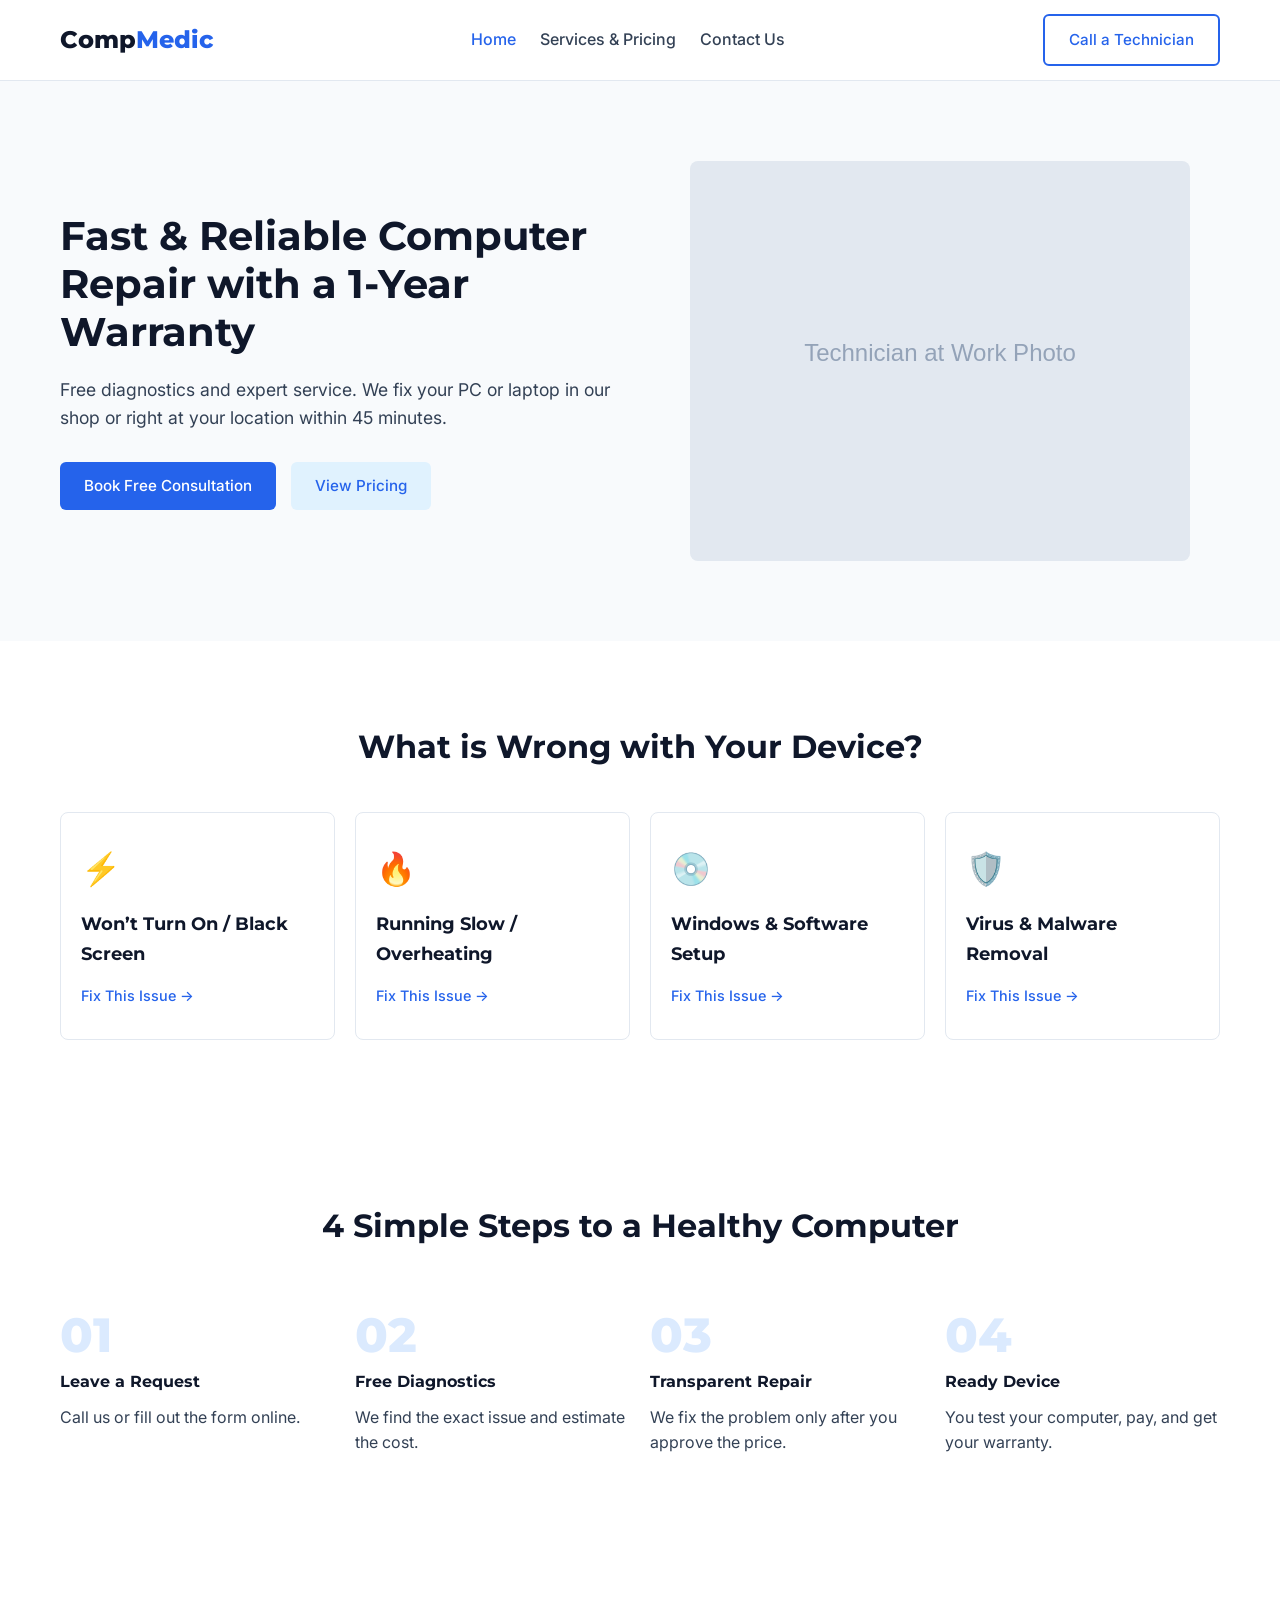
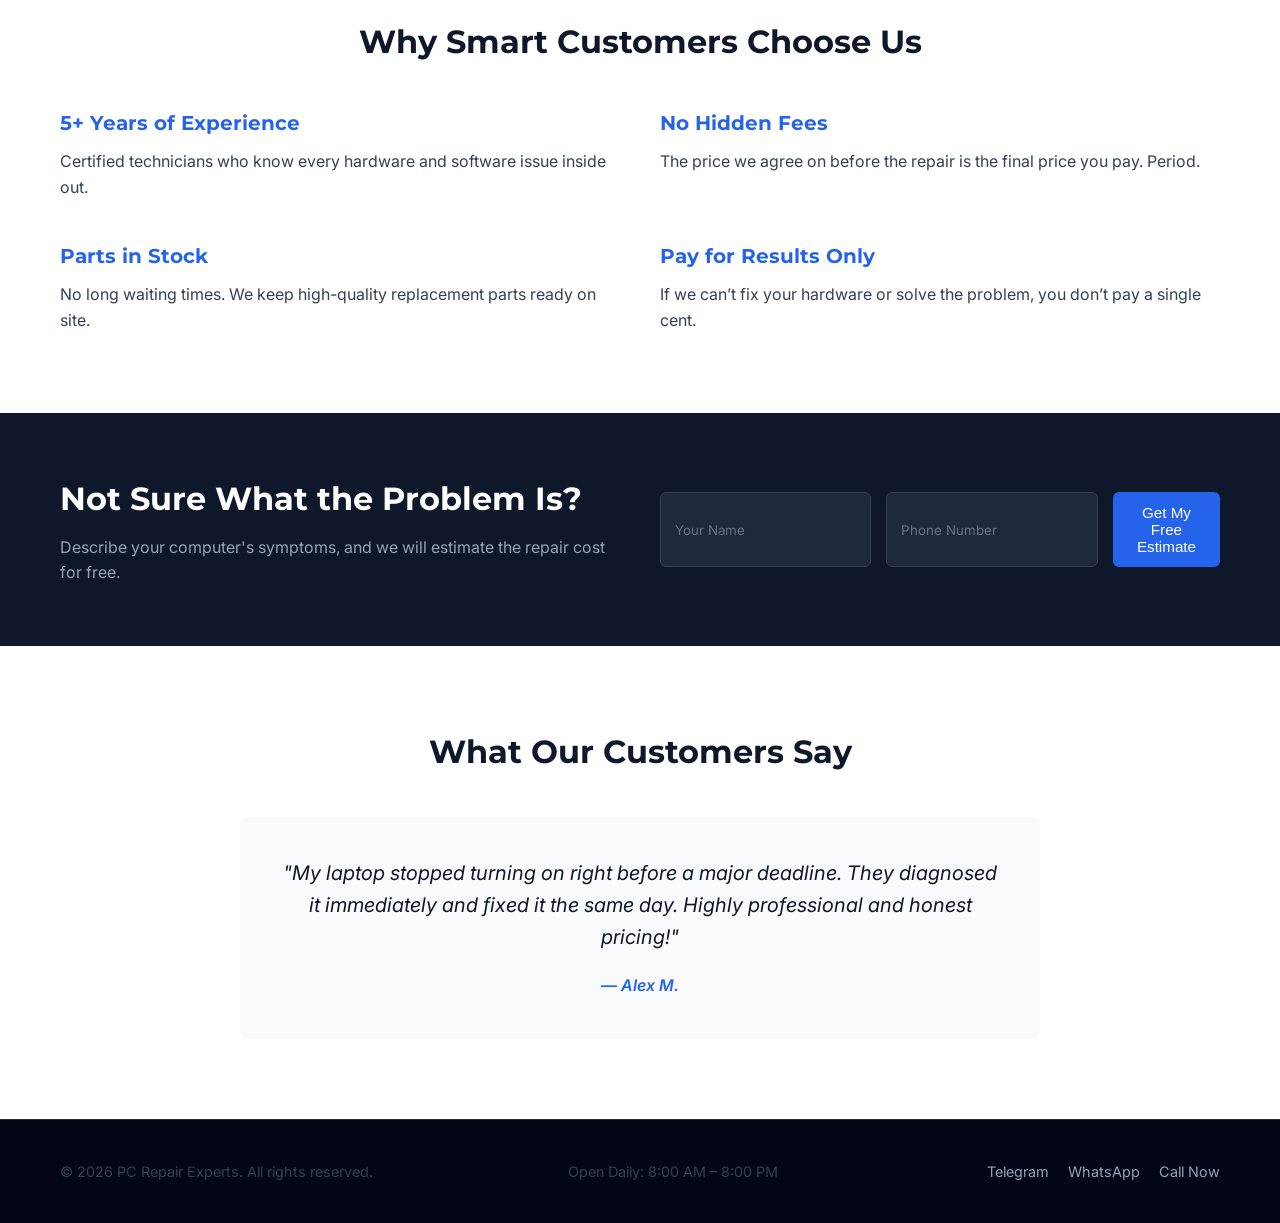
<file: index.html>
<!DOCTYPE html>
<html lang="en">
<head>
    <meta charset="UTF-8">
    <meta name="viewport" content="width=device-width, initial-scale=1.0">
    <title>CompMedic — Fast PC & Laptop Repair Experts</title>
    <link rel="preconnect" href="https://fonts.googleapis.com">
    <link rel="preconnect" href="https://fonts.gstatic.com" crossorigin>
    <link href="https://fonts.googleapis.com/css2?family=Inter:wght@400;500;600&family=Montserrat:wght@700;800&display=swap" rel="stylesheet">
    <link rel="stylesheet" href="style.css">
</head>
<body>

    <header class="header">
        <div class="container header-container">
            <a href="index.html" class="logo">Comp<span>Medic</span></a>
            <button class="burger-menu"><span></span><span></span><span></span></button>
            <nav class="nav">
                <a href="index.html" class="nav-link active">Home</a>
                <a href="services.html" class="nav-link">Services & Pricing</a>
                <a href="contacts.html" class="nav-link">Contact Us</a>
            </nav>
            <a href="#" id="open-modal-btn" class="btn btn-outline header-btn">Call a Technician</a>
        </div>
    </header>

    <section class="hero">
        <div class="container hero-container">
            <div class="hero-content">
                <h1>Fast & Reliable Computer Repair with a 1-Year Warranty</h1>
                <p>Free diagnostics and expert service. We fix your PC or laptop in our shop or right at your location within 45 minutes.</p>
                <div class="hero-actions">
                    <a href="#cta" class="btn btn-primary">Book Free Consultation</a>
                    <a href="services.html" class="btn btn-secondary">View Pricing</a>
                </div>
            </div>
            <div class="hero-image">
                <img src="data:image/svg+xml;utf8,<svg xmlns='http://www.w3.org/2000/svg' width='500' height='400' viewBox='0 0 500 400'><rect width='100%' height='100%' fill='%23e2e8f0'/><text x='50%' y='50%' font-family='sans-serif' font-size='24' fill='%2394a3b8' text-anchor='middle'>Technician at Work Photo</text></svg>" alt="Computer Repair">
            </div>
        </div>
    </section>

    <section class="services-preview">
        <div class="container">
            <h2 class="section-title">What is Wrong with Your Device?</h2>
            <div class="grid-4">
                <div class="card">
                    <div class="card-icon">⚡</div>
                    <h3>Won’t Turn On / Black Screen</h3>
                    <a href="#cta" class="card-btn">Fix This Issue &rarr;</a>
                </div>
                <div class="card">
                    <div class="card-icon">🔥</div>
                    <h3>Running Slow / Overheating</h3>
                    <a href="#cta" class="card-btn">Fix This Issue &rarr;</a>
                </div>
                <div class="card">
                    <div class="card-icon">💿</div>
                    <h3>Windows & Software Setup</h3>
                    <a href="#cta" class="card-btn">Fix This Issue &rarr;</a>
                </div>
                <div class="card">
                    <div class="card-icon">🛡️</div>
                    <h3>Virus & Malware Removal</h3>
                    <a href="#cta" class="card-btn">Fix This Issue &rarr;</a>
                </div>
            </div>
        </div>
    </section>

    <section class="workflow">
        <div class="container">
            <h2 class="section-title">4 Simple Steps to a Healthy Computer</h2>
            <div class="grid-4">
                <div class="step">
                    <div class="step-num">01</div>
                    <h4>Leave a Request</h4>
                    <p>Call us or fill out the form online.</p>
                </div>
                <div class="step">
                    <div class="step-num">02</div>
                    <h4>Free Diagnostics</h4>
                    <p>We find the exact issue and estimate the cost.</p>
                </div>
                <div class="step">
                    <div class="step-num">03</div>
                    <h4>Transparent Repair</h4>
                    <p>We fix the problem only after you approve the price.</p>
                </div>
                <div class="step">
                    <div class="step-num">04</div>
                    <h4>Ready Device</h4>
                    <p>You test your computer, pay, and get your warranty.</p>
                </div>
            </div>
        </div>
    </section>

    <section class="benefits">
        <div class="container">
            <h2 class="section-title">Why Smart Customers Choose Us</h2>
            <div class="grid-2">
                <div class="benefit-item">
                    <h4>5+ Years of Experience</h4>
                    <p>Certified technicians who know every hardware and software issue inside out.</p>
                </div>
                <div class="benefit-item">
                    <h4>No Hidden Fees</h4>
                    <p>The price we agree on before the repair is the final price you pay. Period.</p>
                </div>
                <div class="benefit-item">
                    <h4>Parts in Stock</h4>
                    <p>No long waiting times. We keep high-quality replacement parts ready on site.</p>
                </div>
                <div class="benefit-item">
                    <h4>Pay for Results Only</h4>
                    <p>If we can’t fix your hardware or solve the problem, you don’t pay a single cent.</p>
                </div>
            </div>
        </div>
    </section>

    <section id="cta" class="cta-section">
        <div class="container cta-container">
            <div class="cta-info">
                <h2>Not Sure What the Problem Is?</h2>
                <p>Describe your computer's symptoms, and we will estimate the repair cost for free.</p>
            </div>
            <form class="cta-form" onsubmit="event.preventDefault();">
                <input type="text" placeholder="Your Name" required class="form-input">
                <input type="tel" placeholder="Phone Number" required class="form-input">
                <button type="submit" class="btn btn-primary">Get My Free Estimate</button>
            </form>
        </div>
    </section>

    <section class="reviews">
        <div class="container">
            <h2 class="section-title">What Our Customers Say</h2>
            <div class="review-box">
                <blockquote class="review-text">
                    "My laptop stopped turning on right before a major deadline. They diagnosed it immediately and fixed it the same day. Highly professional and honest pricing!"
                </blockquote>
                <cite class="review-author">— Alex M.</cite>
            </div>
        </div>
    </section>

    <div id="phone-modal" class="modal-overlay">
        <div class="modal-window">
           <button class="modal-close">&times;</button>
           <h3>Call a Technician</h3>
           <p>Our manager is ready to help you. Click below to call us directly:</p>
            <div class="modal-phone-box">
              <a href="tel:+15550192834" class="modal-phone-number">+1 (555) 019-2834</a>
            </div>
            <a href="tel:+15550192834" class="btn btn-primary modal-call-btn">Call Now</a>
        </div>
    </div>

    <footer class="footer">
        <div class="container footer-container">
            <p>&copy; 2026 PC Repair Experts. All rights reserved.</p>
            <p>Open Daily: 8:00 AM – 8:00 PM</p>
            <div class="footer-socials">
                <a href="#">Telegram</a>
                <a href="#">WhatsApp</a>
                <a href="tel:+15550192834">Call Now</a>
            </div>
        </div>
    </footer>

    <script src="script.js"></script>
</body>
</html>
</file>
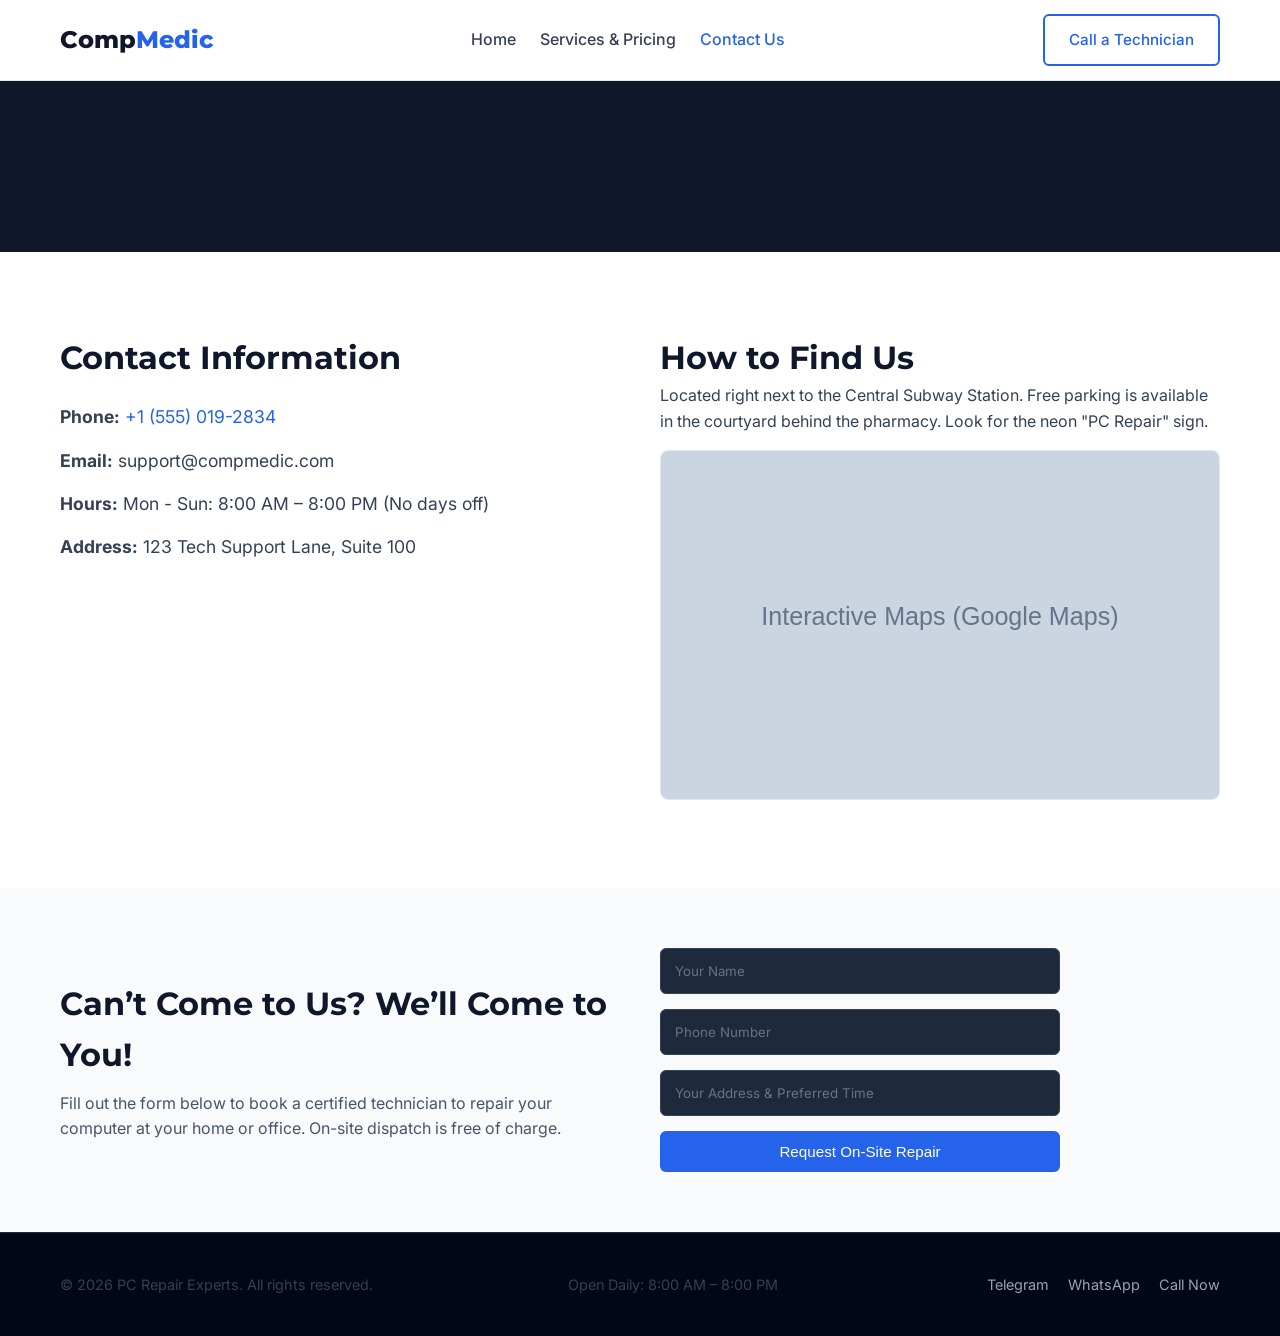
<file: contacts.html>
<!DOCTYPE html>
<html lang="en">
<head>
    <meta charset="UTF-8">
    <meta name="viewport" content="width=device-width, initial-scale=1.0">
    <title>Contact Us — CompMedic</title>
    <link rel="preconnect" href="https://fonts.googleapis.com">
    <link rel="preconnect" href="https://fonts.gstatic.com" crossorigin>
    <link href="https://fonts.googleapis.com/css2?family=Inter:wght@400;500;600&family=Montserrat:wght@700;800&display=swap" rel="stylesheet">
    <link rel="stylesheet" href="style.css">
</head>
<body>

    <header class="header">
        <div class="container header-container">
            <a href="index.html" class="logo">Comp<span>Medic</span></a>
            <button class="burger-menu"><span></span><span></span><span></span></button>
            <nav class="nav">
                <a href="index.html" class="nav-link">Home</a>
                <a href="services.html" class="nav-link">Services & Pricing</a>
                <a href="contacts.html" class="nav-link active">Contact Us</a>
            </nav>
            <a href="#" id="open-modal-btn" class="btn btn-outline header-btn">Call a Technician</a>
        </div>
    </header>

    <section class="page-hero">
        <div class="container">
            <h2>We Are Ready to Help You Today</h2>
        </div>
    </section>

    <section class="contacts-main">
        <div class="container grid-2">
            <div class="contact-info-block">
                <h2>Contact Information</h2>
                <ul class="contact-list">
                    <li><strong>Phone:</strong> <a href="tel:+15550192834">+1 (555) 019-2834</a></li>
                    <li><strong>Email:</strong> support@compmedic.com</li>
                    <li><strong>Hours:</strong> Mon - Sun: 8:00 AM – 8:00 PM (No days off)</li>
                    <li><strong>Address:</strong> 123 Tech Support Lane, Suite 100</li>
                </ul>
            </div>
            <div class="map-placeholder">
                <h2>How to Find Us</h2>
                <p style="margin-bottom: 15px;">Located right next to the Central Subway Station. Free parking is available in the courtyard behind the pharmacy. Look for the neon "PC Repair" sign.</p>
                <img src="data:image/svg+xml;utf8,<svg xmlns='http://www.w3.org/2000/svg' width='100%' height='250' viewBox='0 0 400 250'><rect width='100%' height='100%' fill='%23cbd5e1'/><text x='50%' y='50%' font-family='sans-serif' font-size='18' fill='%2364748b' text-anchor='middle'>Interactive Maps (Google Maps)</text></svg>" alt="Location Map">
            </div>
        </div>
    </section>

    <section class="on-site-section bg-light">
        <div class="container grid-2 align-center">
            <div>
                <h2>Can’t Come to Us? We’ll Come to You!</h2>
                <p style="margin-top: 10px; color: #475569;">Fill out the form below to book a certified technician to repair your computer at your home or office. On-site dispatch is free of charge.</p>
            </div>
            <form class="cta-form stacked-form" onsubmit="event.preventDefault();">
                <input type="text" placeholder="Your Name" required class="form-input">
                <input type="tel" placeholder="Phone Number" required class="form-input">
                <input type="text" placeholder="Your Address & Preferred Time" required class="form-input">
                <button type="submit" class="btn btn-primary">Request On-Site Repair</button>
            </form>
        </div>
    </section>

    <div id="phone-modal" class="modal-overlay">
        <div class="modal-window">
           <button class="modal-close">&times;</button>
           <h3>Call a Technician</h3>
           <p>Our manager is ready to help you. Click below to call us directly:</p>
            <div class="modal-phone-box">
              <a href="tel:+15550192834" class="modal-phone-number">+1 (555) 019-2834</a>
            </div>
            <a href="tel:+15550192834" class="btn btn-primary modal-call-btn">Call Now</a>
        </div>
    </div>

    <footer class="footer">
        <div class="container footer-container">
            <p>&copy; 2026 PC Repair Experts. All rights reserved.</p>
            <p>Open Daily: 8:00 AM – 8:00 PM</p>
            <div class="footer-socials">
                <a href="#">Telegram</a>
                <a href="#">WhatsApp</a>
                <a href="tel:+15550192834">Call Now</a>
            </div>
        </div>
    </footer>

    <script src="script.js"></script>
</body>
</html>
</file>
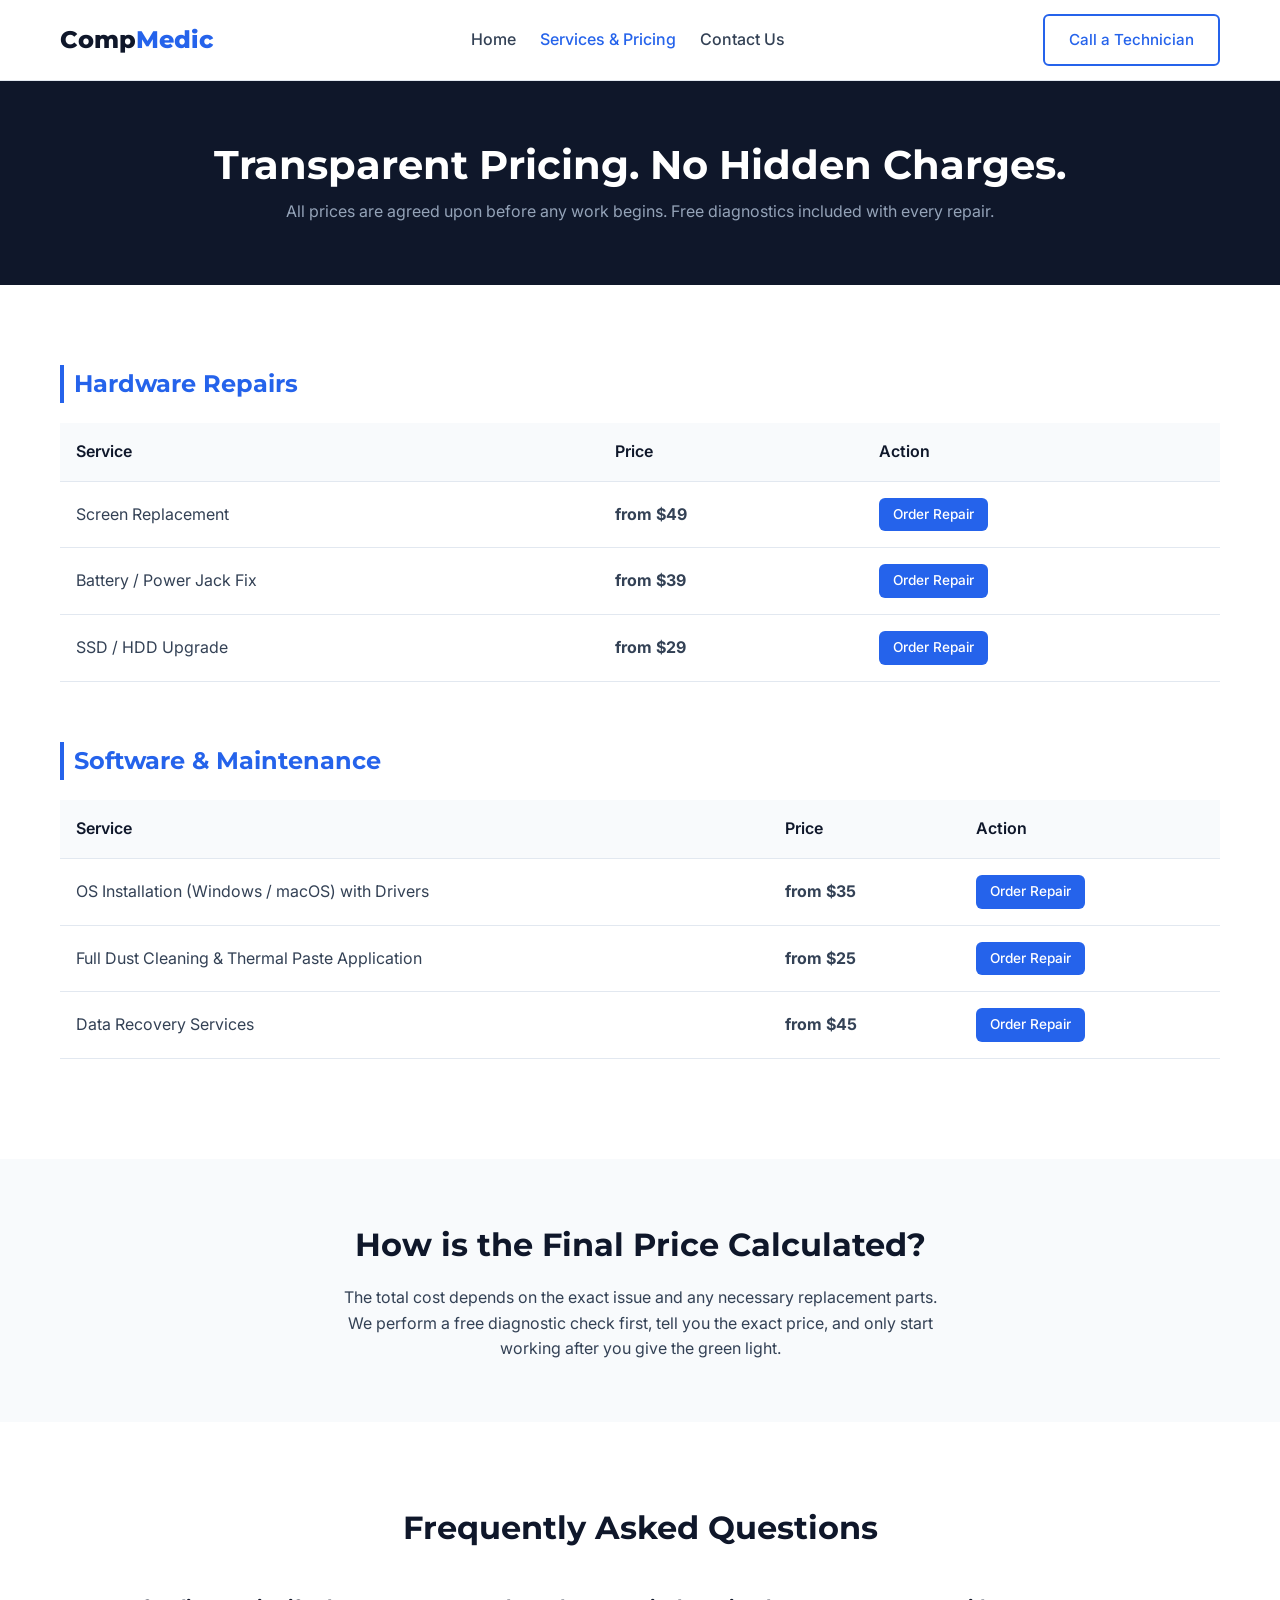
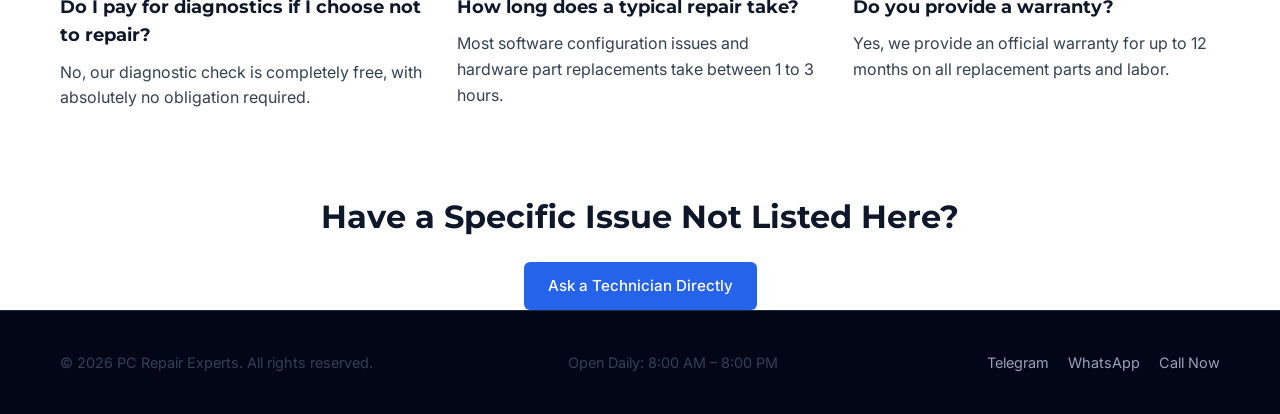
<file: services.html>
<!DOCTYPE html>
<html lang="en">
<head>
    <meta charset="UTF-8">
    <meta name="viewport" content="width=device-width, initial-scale=1.0">
    <title>Services & Pricing — CompMedic</title>
    <link rel="preconnect" href="https://fonts.googleapis.com">
    <link rel="preconnect" href="https://fonts.gstatic.com" crossorigin>
    <link href="https://fonts.googleapis.com/css2?family=Inter:wght@400;500;600&family=Montserrat:wght@700;800&display=swap" rel="stylesheet">
    <link rel="stylesheet" href="style.css">
</head>
<body>

    <header class="header">
        <div class="container header-container">
            <a href="index.html" class="logo">Comp<span>Medic</span></a>
            <button class="burger-menu"><span></span><span></span><span></span></button>
            <nav class="nav">
                <a href="index.html" class="nav-link">Home</a>
                <a href="services.html" class="nav-link active">Services & Pricing</a>
                <a href="contacts.html" class="nav-link">Contact Us</a>
            </nav>
            <a href="#" id="open-modal-btn" class="btn btn-outline header-btn">Call a Technician</a>
        </div>
    </header>

    <section class="page-hero">
        <div class="container">
            <h1>Transparent Pricing. No Hidden Charges.</h1>
            <p>All prices are agreed upon before any work begins. Free diagnostics included with every repair.</p>
        </div>
    </section>

    <section class="pricing-section">
        <div class="container">
            <h2 class="pricing-cat-title">Hardware Repairs</h2>
            <div class="table-responsive">
                <table class="price-table">
                    <thead>
                        <tr>
                            <th>Service</th>
                            <th>Price</th>
                            <th>Action</th>
                        </tr>
                    </thead>
                    <tbody>
                        <tr>
                            <td>Screen Replacement</td>
                            <td><strong>from $49</strong></td>
                            <td><a href="contacts.html" class="btn btn-sm">Order Repair</a></td>
                        </tr>
                        <tr>
                            <td>Battery / Power Jack Fix</td>
                            <td><strong>from $39</strong></td>
                            <td><a href="contacts.html" class="btn btn-sm">Order Repair</a></td>
                        </tr>
                        <tr>
                            <td>SSD / HDD Upgrade</td>
                            <td><strong>from $29</strong></td>
                            <td><a href="contacts.html" class="btn btn-sm">Order Repair</a></td>
                        </tr>
                    </tbody>
                </table>
            </div>

            <h2 class="pricing-cat-title" style="margin-top: 40px;">Software & Maintenance</h2>
            <div class="table-responsive">
                <table class="price-table">
                    <thead>
                        <tr>
                            <th>Service</th>
                            <th>Price</th>
                            <th>Action</th>
                        </tr>
                    </thead>
                    <tbody>
                        <tr>
                            <td>OS Installation (Windows / macOS) with Drivers</td>
                            <td><strong>from $35</strong></td>
                            <td><a href="contacts.html" class="btn btn-sm">Order Repair</a></td>
                        </tr>
                        <tr>
                            <td>Full Dust Cleaning & Thermal Paste Application</td>
                            <td><strong>from $25</strong></td>
                            <td><a href="contacts.html" class="btn btn-sm">Order Repair</a></td>
                        </tr>
                        <tr>
                            <td>Data Recovery Services</td>
                            <td><strong>from $45</strong></td>
                            <td><a href="contacts.html" class="btn btn-sm">Order Repair</a></td>
                        </tr>
                    </tbody>
                </table>
            </div>
        </div>
    </section>

    <section class="price-factors bg-light">
        <div class="container text-center">
            <h2>How is the Final Price Calculated?</h2>
            <p class="max-w-600">The total cost depends on the exact issue and any necessary replacement parts. We perform a free diagnostic check first, tell you the exact price, and only start working after you give the green light.</p>
        </div>
    </section>

    <section class="faq-section">
        <div class="container">
            <h2 class="section-title">Frequently Asked Questions</h2>
            <div class="faq-grid">
                <div class="faq-item">
                    <h4>Do I pay for diagnostics if I choose not to repair?</h4>
                    <p>No, our diagnostic check is completely free, with absolutely no obligation required.</p>
                </div>
                <div class="faq-item">
                    <h4>How long does a typical repair take?</h4>
                    <p>Most software configuration issues and hardware part replacements take between 1 to 3 hours.</p>
                </div>
                <div class="faq-item">
                    <h4>Do you provide a warranty?</h4>
                    <p>Yes, we provide an official warranty for up to 12 months on all replacement parts and labor.</p>
                </div>
            </div>
        </div>
    </section>

    <section class="final-cta text-center">
        <div class="container">
            <h2>Have a Specific Issue Not Listed Here?</h2>
            <a href="contacts.html" class="btn btn-primary" style="margin-top: 20px;">Ask a Technician Directly</a>
        </div>
    </section>

    <div id="phone-modal" class="modal-overlay">
        <div class="modal-window">
           <button class="modal-close">&times;</button>
           <h3>Call a Technician</h3>
           <p>Our manager is ready to help you. Click below to call us directly:</p>
            <div class="modal-phone-box">
              <a href="tel:+15550192834" class="modal-phone-number">+1 (555) 019-2834</a>
            </div>
            <a href="tel:+15550192834" class="btn btn-primary modal-call-btn">Call Now</a>
        </div>
    </div>

    <footer class="footer">
        <div class="container footer-container">
            <p>&copy; 2026 PC Repair Experts. All rights reserved.</p>
            <p>Open Daily: 8:00 AM – 8:00 PM</p>
            <div class="footer-socials">
                <a href="#">Telegram</a>
                <a href="#">WhatsApp</a>
                <a href="tel:+15550192834">Call Now</a>
            </div>
        </div>
    </footer>

    <script src="script.js"></script>
</body>
</html>
</file>
<file: style.css>
/* --- 1. Reset & Global Settings --- */
* {
    margin: 0;
    padding: 0;
    box-sizing: border-box;
}

:root {
    --primary: #2563eb;
    --primary-hover: #1d4ed8;
    --dark: #0f172a;
    --text: #334155;
    --light: #f8fafc;
    --border: #e2e8f0;
    --white: #ffffff;
    --font-base: 'Inter', sans-serif;
    --font-heading: 'Montserrat', sans-serif;
}

html {
    scroll-behavior: smooth;
}

body {
    font-family: var(--font-base);
    color: var(--text);
    line-height: 1.6;
    background-color: var(--white);
}

.container {
    width: 100%;
    max-width: 1200px;
    margin: 0 auto;
    padding: 0 20px;
}

/* --- 2. Typography --- */
h1, h2, h3, h4 {
    font-family: var(--font-heading);
    color: var(--dark);
    font-weight: 700;
}

h1 { font-size: 2.5rem; line-height: 1.2; }
h2 { font-size: 2rem; }
h3 { font-size: 1.25rem; }
p { color: var(--text); }

/* --- 3. UI Components --- */
.btn {
    display: inline-block;
    padding: 12px 24px;
    border-radius: 6px;
    font-weight: 500;
    text-decoration: none;
    transition: all 0.2s ease-in-out;
    cursor: pointer;
    font-size: 0.95rem;
    border: none;
}

.btn-primary { background-color: var(--primary); color: var(--white); }
.btn-primary:hover { background-color: var(--primary-hover); }

.btn-secondary { background-color: #e0f2fe; color: var(--primary); }
.btn-secondary:hover { background-color: #bae6fd; }

.btn-outline { border: 2px solid var(--primary); color: var(--primary); background: transparent; }
.btn-outline:hover { background-color: var(--primary); color: var(--white); }

.btn-sm { padding: 6px 14px; font-size: 0.85rem; background-color: var(--primary); color: var(--white); }

.grid-4 { display: grid; grid-template-columns: repeat(auto-fit, minmax(250px, 1fr)); gap: 20px; }
.grid-2 { display: grid; grid-template-columns: repeat(auto-fit, minmax(450px, 1fr)); gap: 40px; }

.section-title { text-align: center; margin-bottom: 40px; }
.bg-light { background-color: var(--light); padding: 60px 0; }
.text-center { text-align: center; }
.align-center { align-items: center; }
.max-w-600 { max-width: 600px; margin: 15px auto 0; }

/* --- 4. Header --- */
.header {
    background-color: var(--white);
    border-bottom: 1px solid var(--border);
    position: sticky;
    top: 0;
    z-index: 100;
}

.header-container {
    display: flex;
    justify-content: space-between;
    align-items: center;
    height: 80px;
}

.logo {
    font-family: var(--font-heading);
    font-size: 1.5rem;
    font-weight: 800;
    color: var(--dark);
    text-decoration: none;
}

.logo span { color: var(--primary); }

.nav { display: flex; gap: 24px; }
.nav-link {
    text-decoration: none;
    color: var(--text);
    font-weight: 500;
    transition: color 0.2s;
}
.nav-link:hover, .nav-link.active { color: var(--primary); }

/* Бургер-кнопка (За замовчуванням прихована) */
.burger-menu {
    display: none;
    flex-direction: column;
    justify-content: space-between;
    width: 30px;
    height: 21px;
    background: transparent;
    border: none;
    cursor: pointer;
    z-index: 110;
}

.burger-menu span {
    width: 100%;
    height: 3px;
    background-color: var(--dark, #0f172a);
    border-radius: 2px;
    transition: all 0.3s ease;
}

/* --- 5. Sections --- */
.hero { padding: 80px 0; background-color: var(--light); }
.hero-container { display: flex; align-items: center; gap: 40px; }
.hero-content { flex: 1; }
.hero-content p { margin: 20px 0 30px; font-size: 1.1rem; }
.hero-actions { display: flex; gap: 15px; }
.hero-image { flex: 1; display: flex; justify-content: center; }
.hero-image img { max-width: 100%; height: auto; border-radius: 8px; }

.services-preview, .workflow, .benefits, .reviews, .pricing-section, .faq-section, .contacts-main {
    padding: 80px 0;
}

.card {
    background: var(--white);
    border: 1px solid var(--border);
    border-radius: 8px;
    padding: 30px 20px;
    transition: transform 0.2s, box-shadow 0.2s;
}
.card:hover { transform: translateY(-5px); box-shadow: 0 10px 15px -3px rgba(0,0,0,0.05); }
.card-icon { font-size: 2rem; margin-bottom: 15px; }
.card h3 { margin-bottom: 15px; font-size: 1.15rem; }
.card-btn { text-decoration: none; color: var(--primary); font-weight: 500; font-size: 0.9rem; }

.step { position: relative; padding-top: 20px; }
.step-num { font-family: var(--font-heading); font-size: 3rem; font-weight: 800; color: #dbeafe; line-height: 1; margin-bottom: 10px; }
.step h4 { margin-bottom: 10px; }

.benefit-item h4 { margin-bottom: 10px; font-size: 1.25rem; color: var(--primary); }

/* Call to Action Form Section */
.cta-section { background-color: var(--dark); color: var(--white); padding: 60px 0; }
.cta-section h2 { color: var(--white); }
.cta-section p { color: #94a3b8; margin-top: 10px; }
.cta-container { display: flex; justify-content: space-between; align-items: center; gap: 40px; }
.cta-info { flex: 1; }
.cta-form { flex: 1; display: flex; gap: 15px; justify-content: flex-end; }
.form-input { padding: 14px; border-radius: 6px; border: 1px solid #334155; background-color: #1e293b; color: var(--white); width: 100%; max-width: 220px; font-family: var(--font-base); }
.form-input::placeholder { color: #64748b; }
.form-input:focus { outline: 2px solid var(--primary); }
.stacked-form { flex-direction: column; justify-content: center; max-width: 400px; }
.stacked-form .form-input { max-width: 100%; }

/* Reviews */
.review-box { max-width: 800px; margin: 0 auto; text-align: center; background: var(--light); padding: 40px; border-radius: 8px; }
.review-text { font-size: 1.25rem; font-style: italic; color: var(--dark); margin-bottom: 20px; }
.review-author { font-weight: 600; color: var(--primary); }

/* --- 6. Internal Pages Setup --- */
.page-hero { background-color: var(--dark); color: var(--white); padding: 60px 0; text-align: center; }
.page-hero h1 { color: var(--white); margin-bottom: 10px; }
.page-hero p { color: #94a3b8; }

.pricing-cat-title { font-size: 1.5rem; margin-bottom: 20px; color: var(--primary); border-left: 4px solid var(--primary); padding-left: 10px; }
.table-responsive { overflow-x: auto; }
.price-table { width: 100%; border-collapse: collapse; background: var(--white); margin-bottom: 20px; }
.price-table th, .price-table td { padding: 16px; text-align: left; border-bottom: 1px solid var(--border); }
.price-table th { background-color: var(--light); font-weight: 600; color: var(--dark); }

.faq-grid { display: grid; grid-template-columns: repeat(auto-fit, minmax(300px, 1fr)); gap: 30px; margin-top: 20px; }
.faq-item h4 { margin-bottom: 10px; font-size: 1.1rem; }

.contact-list { list-style: none; margin-top: 20px; }
.contact-list li { margin-bottom: 15px; font-size: 1.1rem; }
.contact-list a { color: var(--primary); text-decoration: none; }
.map-placeholder img { width: 100%; border-radius: 8px; border: 1px solid var(--border); }

/* --- 7. Footer --- */
.footer { background-color: #020617; color: #64748b; padding: 40px 0; font-size: 0.9rem; border-top: 1px solid #1e293b; }
.footer-container { display: flex; justify-content: space-between; align-items: center; flex-wrap: wrap; gap: 20px; }
.footer-socials a { color: #94a3b8; text-decoration: none; margin-left: 15px; transition: color 0.2s; }
.footer-socials a:hover { color: var(--primary); }

/* --- MODAL CONFIGURATION --- */
.modal-overlay {
    display: none; 
    position: fixed;
    top: 0;
    left: 0;
    width: 100%;
    height: 100%;
    background-color: rgba(15, 23, 42, 0.6); 
    backdrop-filter: blur(4px); 
    z-index: 999;
    justify-content: center;
    align-items: center;
    overscroll-behavior: contain;
}

.modal-overlay.active {
    display: flex;
}

.modal-window {
    background-color: var(--white, #ffffff);
    padding: 40px;
    border-radius: 12px;
    max-width: 450px;
    width: 90%;
    box-shadow: 0 20px 25px -5px rgba(0, 0, 0, 0.1), 0 10px 10px -5px rgba(0, 0, 0, 0.04);
    position: relative;
    text-align: center;
    animation: fadeIn 0.3s ease-in-out;
}

.modal-close {
    position: absolute;
    top: 15px;
    right: 20px;
    background: transparent;
    border: none;
    font-size: 1.8rem;
    cursor: pointer;
    color: #64748b;
    transition: color 0.2s;
}
.modal-close:hover {
    color: var(--primary);
}

.modal-window h3 {
    font-size: 1.5rem;
    margin-bottom: 15px;
}

.modal-window p {
    color: var(--text, #475569);
    font-size: 0.95rem;
    margin-bottom: 25px;
}

.modal-phone-box {
    background-color: var(--light, #f8fafc);
    padding: 15px;
    border-radius: 8px;
    margin-bottom: 25px;
    border: 1px solid var(--border, #e2e8f0);
}

.modal-phone-number {
    font-size: 1.4rem;
    font-weight: 700;
    color: var(--primary, #2563eb);
    text-decoration: none;
}

.modal-call-btn {
    width: 100%;
    text-align: center;
    font-size: 1.05rem;
}

@keyframes fadeIn {
    from { opacity: 0; transform: scale(0.95); }
    to { opacity: 1; transform: scale(1); }
}

/* --- 8. Responsive Design (Media Queries) --- */
@media (max-width: 992px) {
    .hero-container { flex-direction: column; text-align: center; }
    .hero-actions { justify-content: center; }
    .cta-container { flex-direction: column; text-align: center; }
    .cta-form { justify-content: center; width: 100%; }
}

@media (max-width: 768px) {
    h1 { font-size: 2rem; }
    
    .header-container { 
        flex-direction: row; 
        justify-content: space-between;
        align-items: center;
        height: 70px; 
        padding: 0 15px; 
        gap: 10px; 
        position: relative;
    }
    
    .header-btn { 
        display: inline-block; 
        padding: 8px 14px; 
        font-size: 0.85rem;
        order: 2; 
    }

    .logo { order: 1; } 
    .burger-menu { 
        display: flex; 
        order: 3; 
    } 

    .nav { 
        display: none; 
        flex-direction: column; 
        position: absolute; 
        top: 100%; 
        left: 0; 
        width: 100%; 
        background: #ffffff; 
        padding: 20px; 
        border-bottom: 1px solid var(--border, #e2e8f0); 
        box-shadow: 0 10px 15px -3px rgba(0,0,0,0.05);
        z-index: 105;
    }
    .nav.nav-open { display: flex; }
    .grid-2 { grid-template-columns: 1fr; gap: 20px; }
    .cta-form { flex-direction: column; width: 100%; }
    .form-input { max-width: 100%; font-size: 16px; } /* Фікс автоматичного зуму на iOS */
    .footer-container { flex-direction: column; text-align: center; }
    .footer-socials a { margin: 0 10px; }
}
</file>
